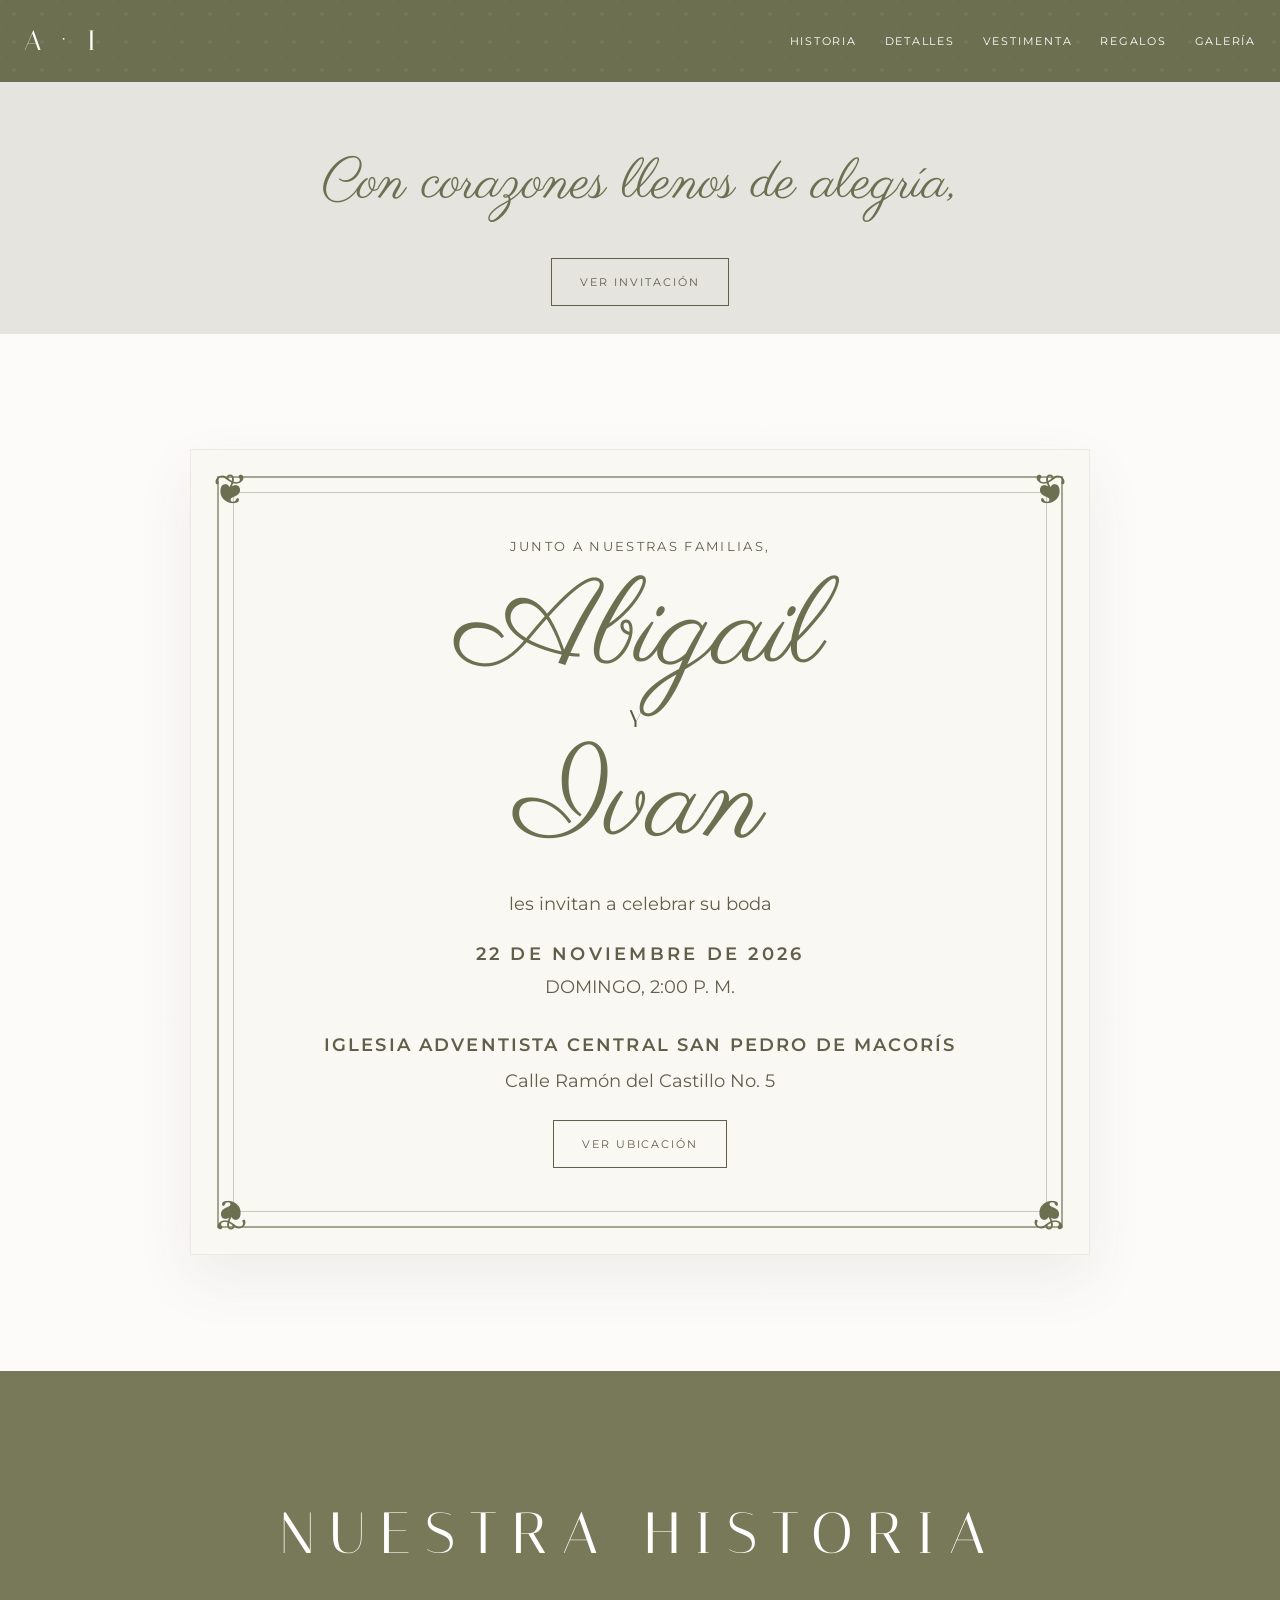
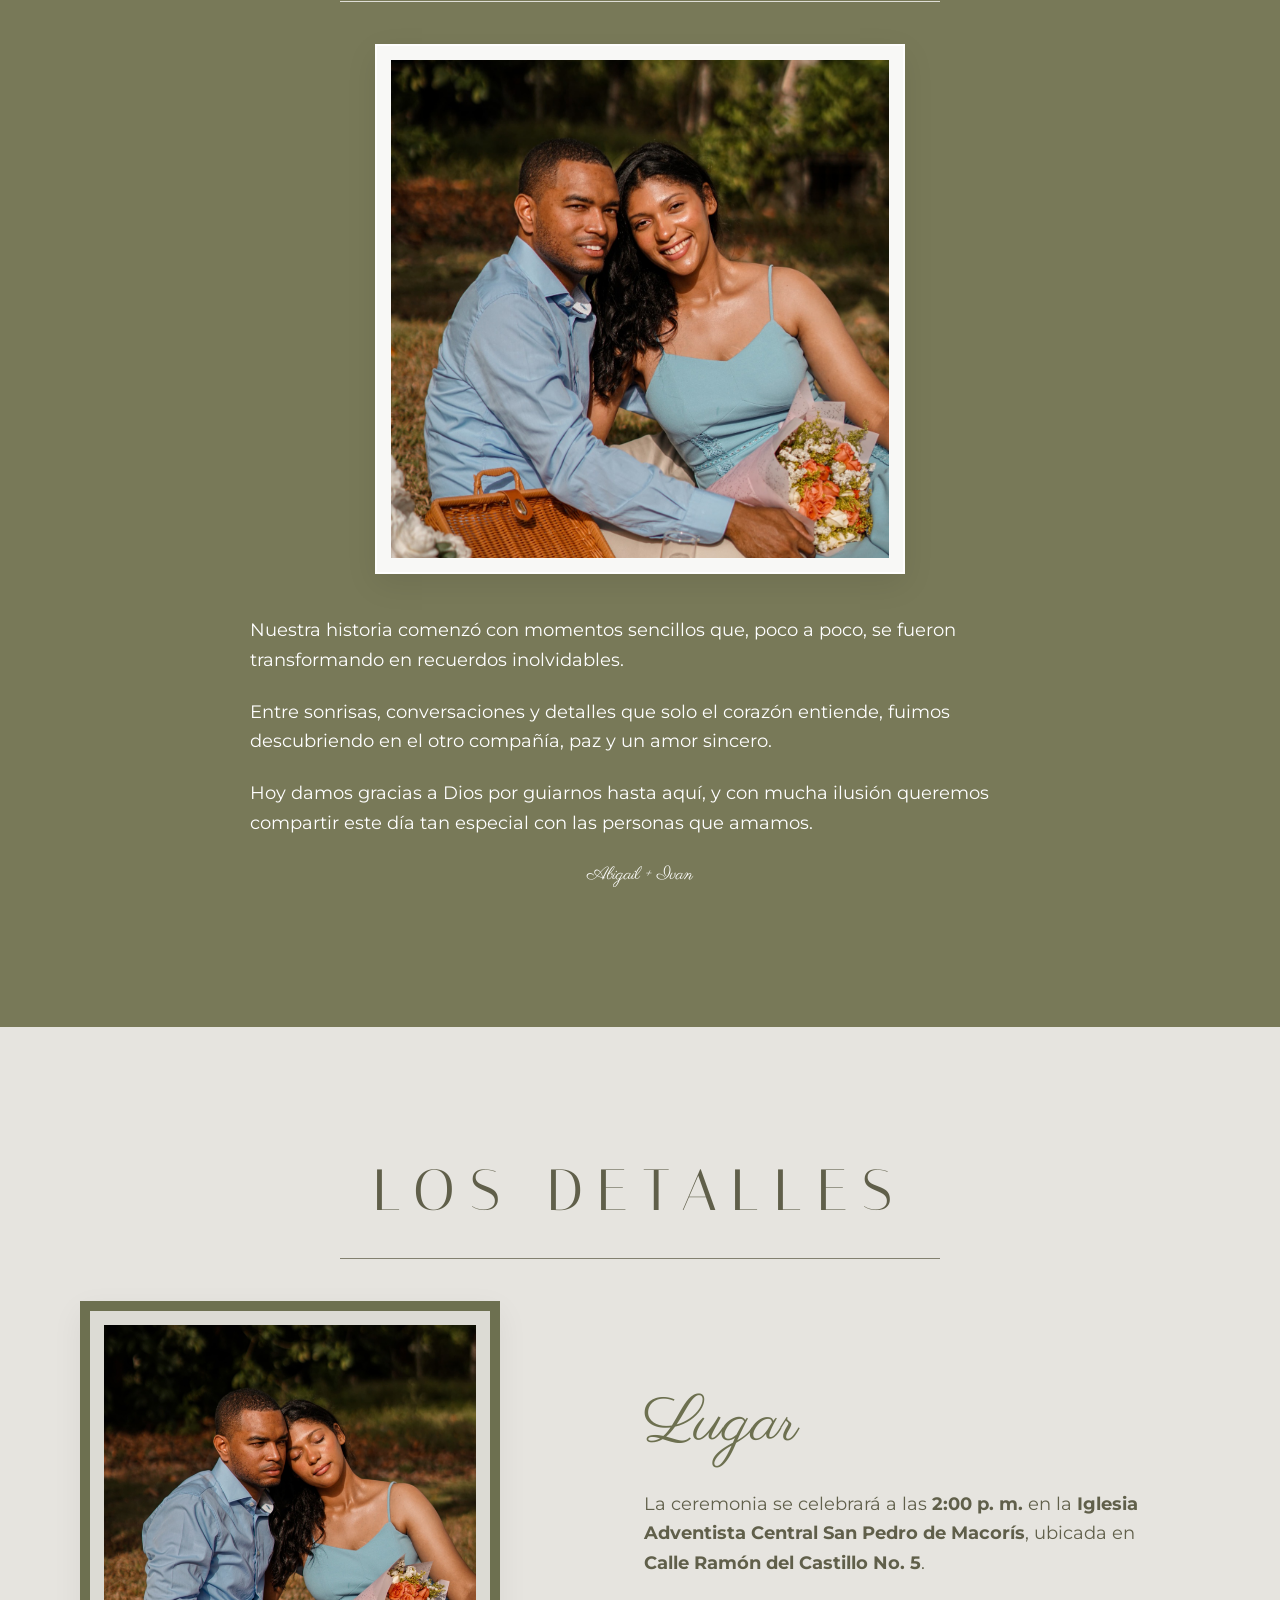
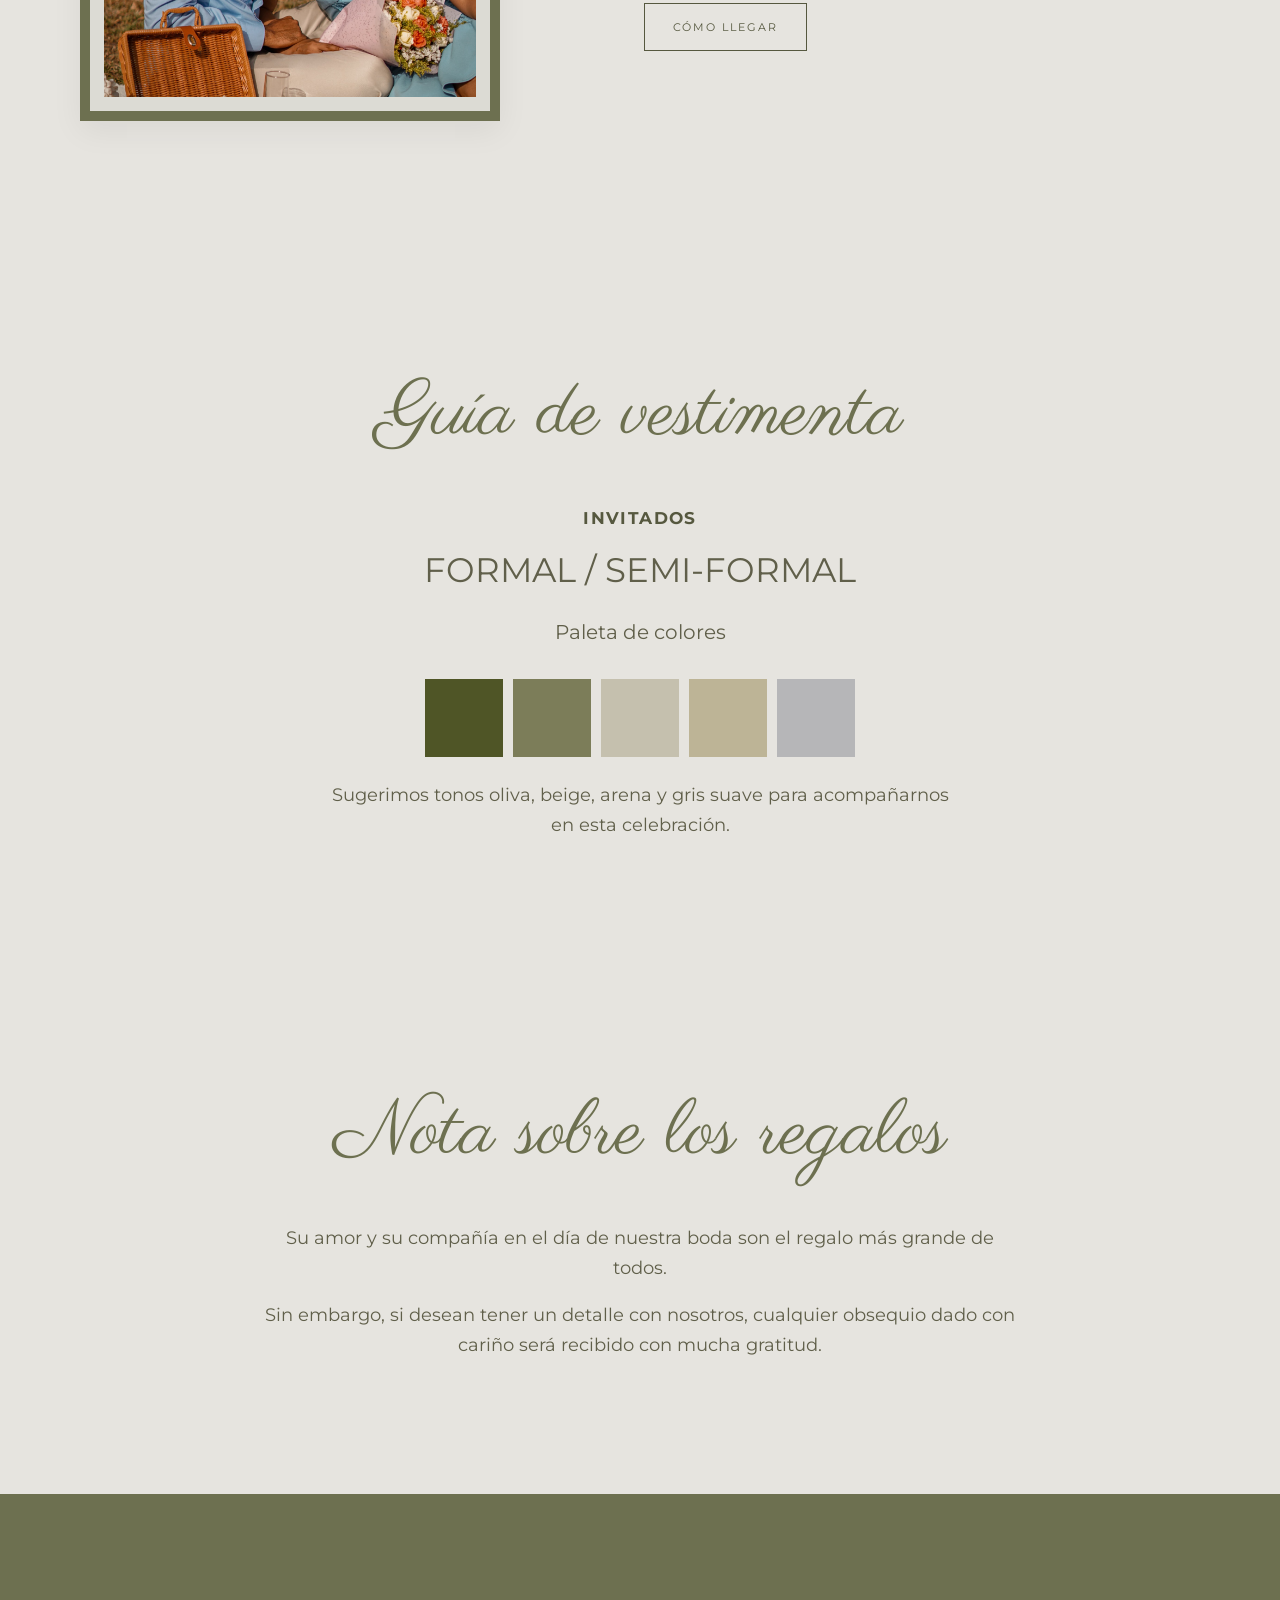
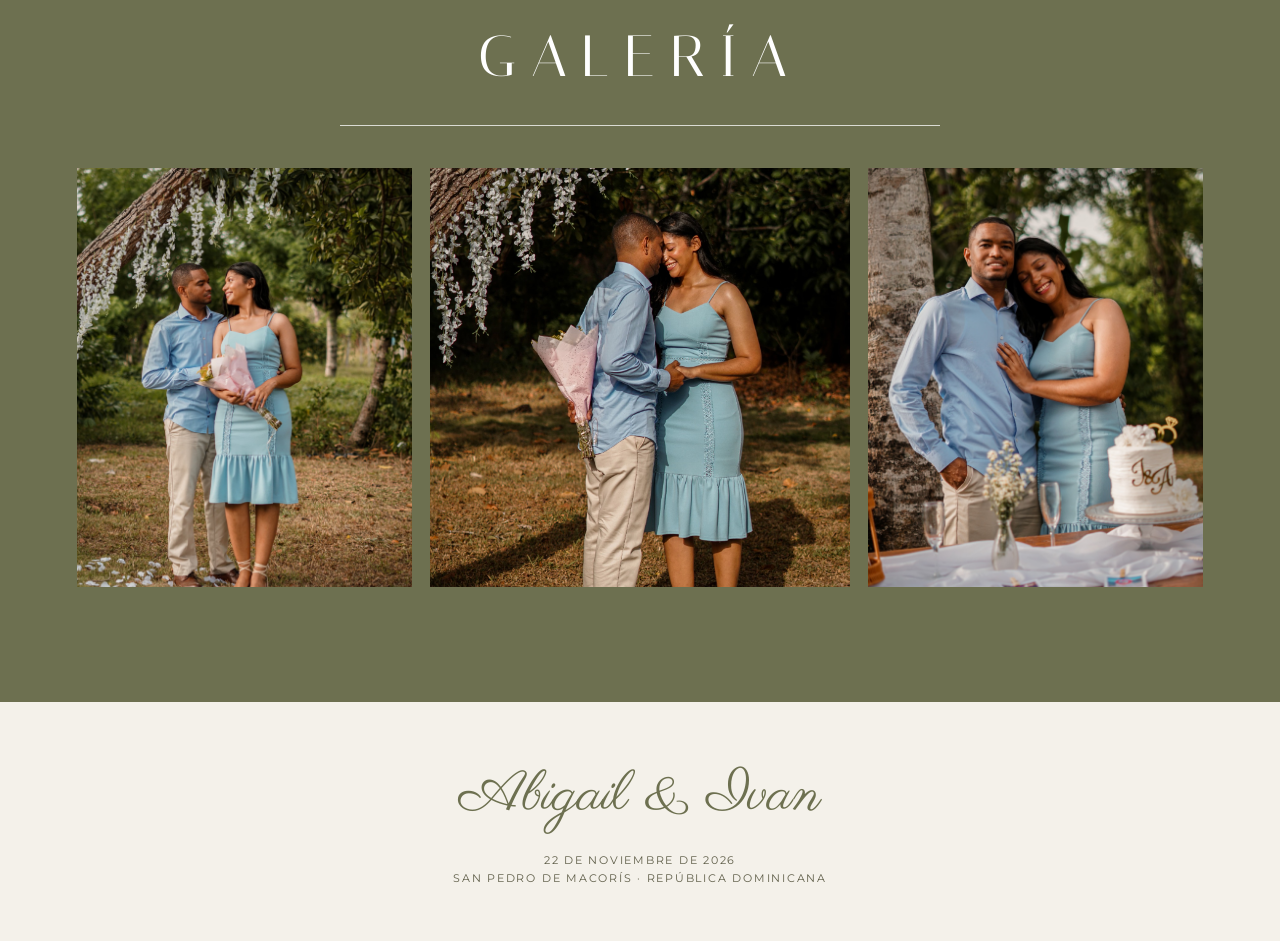
<file: index.html>
<!doctype html>
<html lang="es">
<head>
  <meta charset="UTF-8" />
  <meta name="viewport" content="width=device-width, initial-scale=1.0" />
  <meta name="description" content="Invitación de boda de Abigail e Ivan — 22 de noviembre de 2026." />
  <meta name="theme-color" content="#6d7050" />
  <title>Abigail & Ivan — 22.11.2026</title>
  <link rel="preconnect" href="https://fonts.googleapis.com">
  <link rel="preconnect" href="https://fonts.gstatic.com" crossorigin>
  <link href="https://fonts.googleapis.com/css2?family=Italiana&family=Montserrat:wght@300;400;500;600&family=Parisienne&display=swap" rel="stylesheet">
  <link rel="stylesheet" href="styles.css" />
</head>
<body>
  <header class="site-nav" id="inicio" aria-label="Navegación principal">
    <div class="nav-pattern"></div>
    <a class="nav-mark" href="#inicio">A · I</a>
    <button class="menu-toggle" aria-expanded="false" aria-label="Abrir menú">Menú</button>
    <nav class="nav-links">
      <a href="#historia">Historia</a>
      <a href="#detalles">Detalles</a>
      <a href="#vestimenta">Vestimenta</a>
      <a href="#regalos">Regalos</a>
      <a href="#galeria">Galería</a>
    </nav>
  </header>

  <main>
    <section class="opening reveal visible" aria-label="Bienvenida a la invitación">
      <p class="opening-copy">Con corazones llenos de alegría,</p>
      <a class="ghost-button" href="#invitacion">Ver invitación</a>
    </section>

    <section class="section invitation-section" id="invitacion">
      <div class="invite-card reveal">
        <span class="corner tl">❦</span>
        <span class="corner tr">❦</span>
        <span class="corner bl">❦</span>
        <span class="corner br">❦</span>

        <p class="caps-line">JUNTO A NUESTRAS FAMILIAS,</p>
        <div class="name-wrap">
          <p class="script-name">Abigail</p>
          <p class="and-word">Y</p>
          <p class="script-name">Ivan</p>
        </div>
        <p class="invite-copy">les invitan a celebrar su boda</p>

        <div class="invite-date">
          <p class="invite-date-main">22 DE NOVIEMBRE DE 2026</p>
          <p class="invite-date-sub">DOMINGO, 2:00 P. M.</p>
        </div>

        <p class="venue-name">IGLESIA ADVENTISTA CENTRAL SAN PEDRO DE MACORÍS</p>
        <p class="venue-place">Calle Ramón del Castillo No. 5</p>
        <a class="outline-button" href="https://maps.app.goo.gl/aFCGcjGTjwo8dzfy6" target="_blank" rel="noopener noreferrer">Ver ubicación</a>
      </div>
    </section>

    <section class="section story-section" id="historia">
      <div class="section-title light reveal">
        <p>NUESTRA HISTORIA</p>
        <span></span>
      </div>
      <figure class="story-photo reveal">
        <div class="lace-frame">
          <img src="assets/abigail-ivan-story.jpg" alt="Abigail e Ivan juntos" loading="lazy" />
        </div>
      </figure>
      <div class="story-text reveal delay-1">
        <p>Nuestra historia comenzó con momentos sencillos que, poco a poco, se fueron transformando en recuerdos inolvidables.</p>
        <p>Entre sonrisas, conversaciones y detalles que solo el corazón entiende, fuimos descubriendo en el otro compañía, paz y un amor sincero.</p>
        <p>Hoy damos gracias a Dios por guiarnos hasta aquí, y con mucha ilusión queremos compartir este día tan especial con las personas que amamos.</p>
        <p class="story-signature">Abigail + Ivan</p>
      </div>
    </section>

    <section class="section details-section" id="detalles">
      <div class="section-title reveal">
        <p>LOS DETALLES</p>
        <span></span>
      </div>

      <div class="detail-row reveal">
        <div class="scallop-frame">
          <img src="assets/abigail-ivan-gallery-1.jpg" alt="Abigail e Ivan en su sesión de fotos" loading="lazy" />
        </div>
        <div class="detail-copy">
          <h2>Lugar</h2>
          <p>La ceremonia se celebrará a las <strong>2:00 p. m.</strong> en la <strong>Iglesia Adventista Central San Pedro de Macorís</strong>, ubicada en <strong>Calle Ramón del Castillo No. 5</strong>.</p>
          <a class="outline-button" href="https://maps.app.goo.gl/aFCGcjGTjwo8dzfy6" target="_blank" rel="noopener noreferrer">Cómo llegar</a>
        </div>
      </div>
    </section>

    <section class="section attire-section" id="vestimenta">
      <div class="section-script reveal">Guía de vestimenta</div>
      <div class="attire-inner reveal delay-1">
        <p class="attire-label">INVITADOS</p>
        <p class="attire-type">FORMAL / SEMI-FORMAL</p>
        <p class="attire-subtitle">Paleta de colores</p>
        <div class="palette" aria-label="Paleta de colores sugerida">
          <span style="--swatch:#4f5526"></span>
          <span style="--swatch:#7c7d59"></span>
          <span style="--swatch:#c5c0ae"></span>
          <span style="--swatch:#bdb496"></span>
          <span style="--swatch:#b6b6b8"></span>
        </div>
        <p class="attire-note">Sugerimos tonos oliva, beige, arena y gris suave para acompañarnos en esta celebración.</p>
      </div>
    </section>

    <section class="section gift-section" id="regalos">
      <div class="gift-inner reveal">
        <div class="section-script">Nota sobre los regalos</div>
        <p>Su amor y su compañía en el día de nuestra boda son el regalo más grande de todos.</p>
        <p>Sin embargo, si desean tener un detalle con nosotros, cualquier obsequio dado con cariño será recibido con mucha gratitud.</p>
      </div>
    </section>

    <section class="section gallery-section" id="galeria">
      <div class="section-title reveal">
        <p>GALERÍA</p>
        <span></span>
      </div>
      <div class="gallery-grid">
        <figure class="gallery-card reveal"><img src="assets/abigail-ivan-hero.jpg" alt="Abigail e Ivan" loading="lazy" /></figure>
        <figure class="gallery-card wide reveal delay-1"><img src="assets/abigail-ivan-photo-break.jpg" alt="Abigail e Ivan sonriendo juntos" loading="lazy" /></figure>
        <figure class="gallery-card reveal delay-2"><img src="assets/abigail-ivan-gallery-2.jpg" alt="Abigail e Ivan durante su sesión" loading="lazy" /></figure>
      </div>
    </section>
  </main>

  <footer class="site-footer">
    <p class="footer-script">Abigail & Ivan</p>
    <p>22 DE NOVIEMBRE DE 2026</p>
    <p>San Pedro de Macorís · República Dominicana</p>
  </footer>

  <script src="script.js"></script>
</body>
</html>
</file>
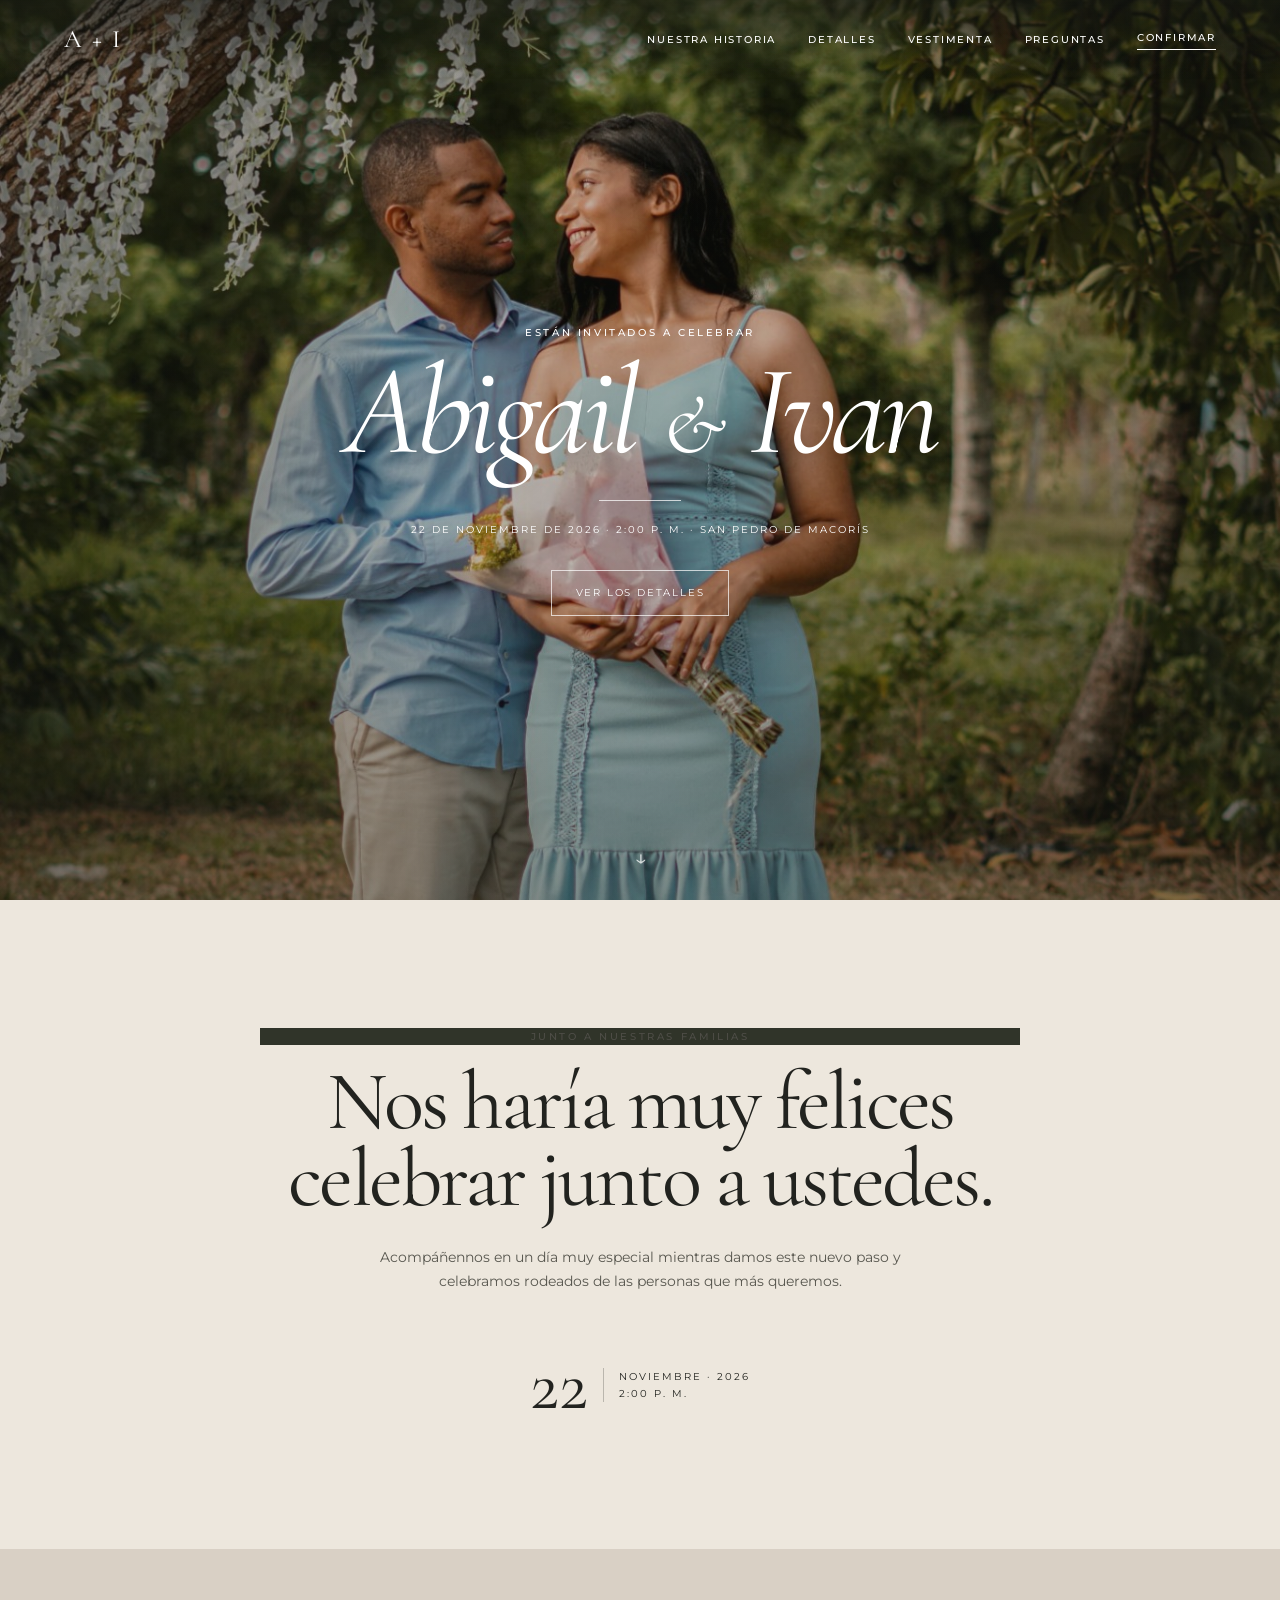
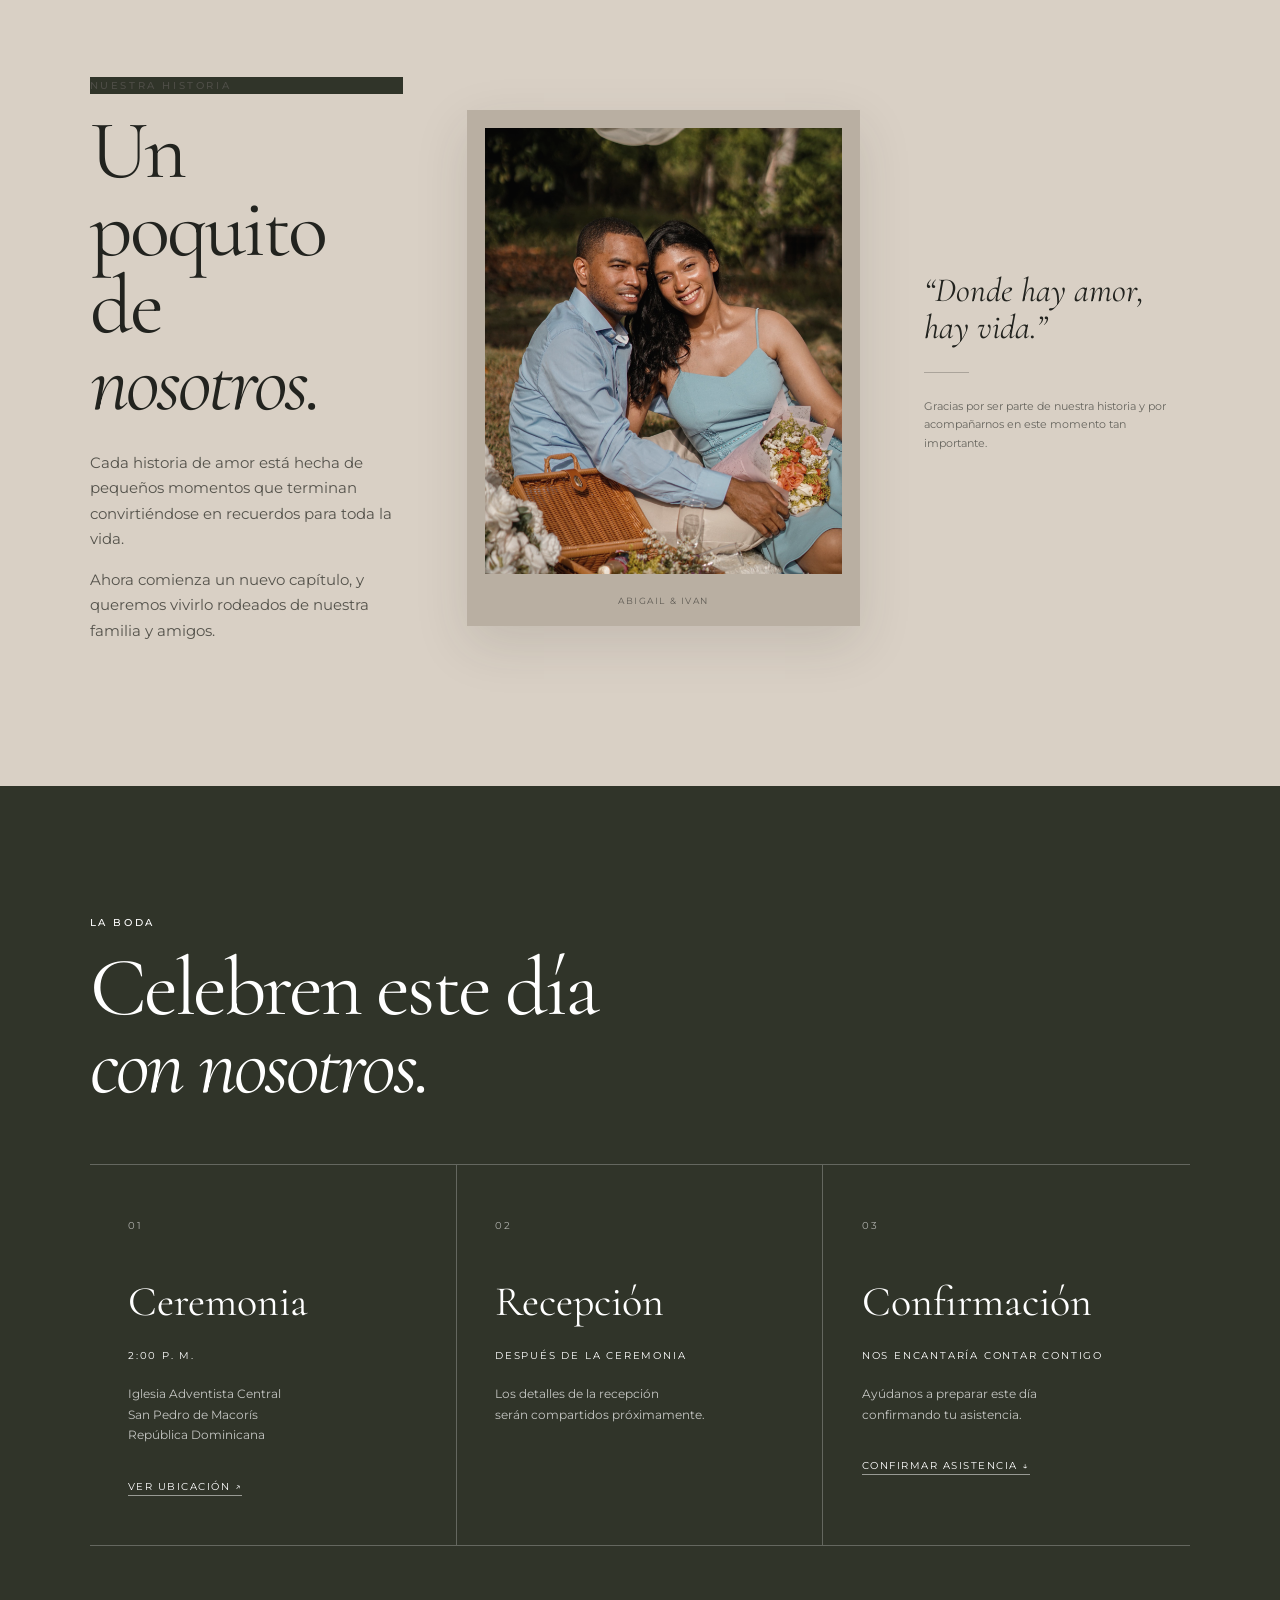
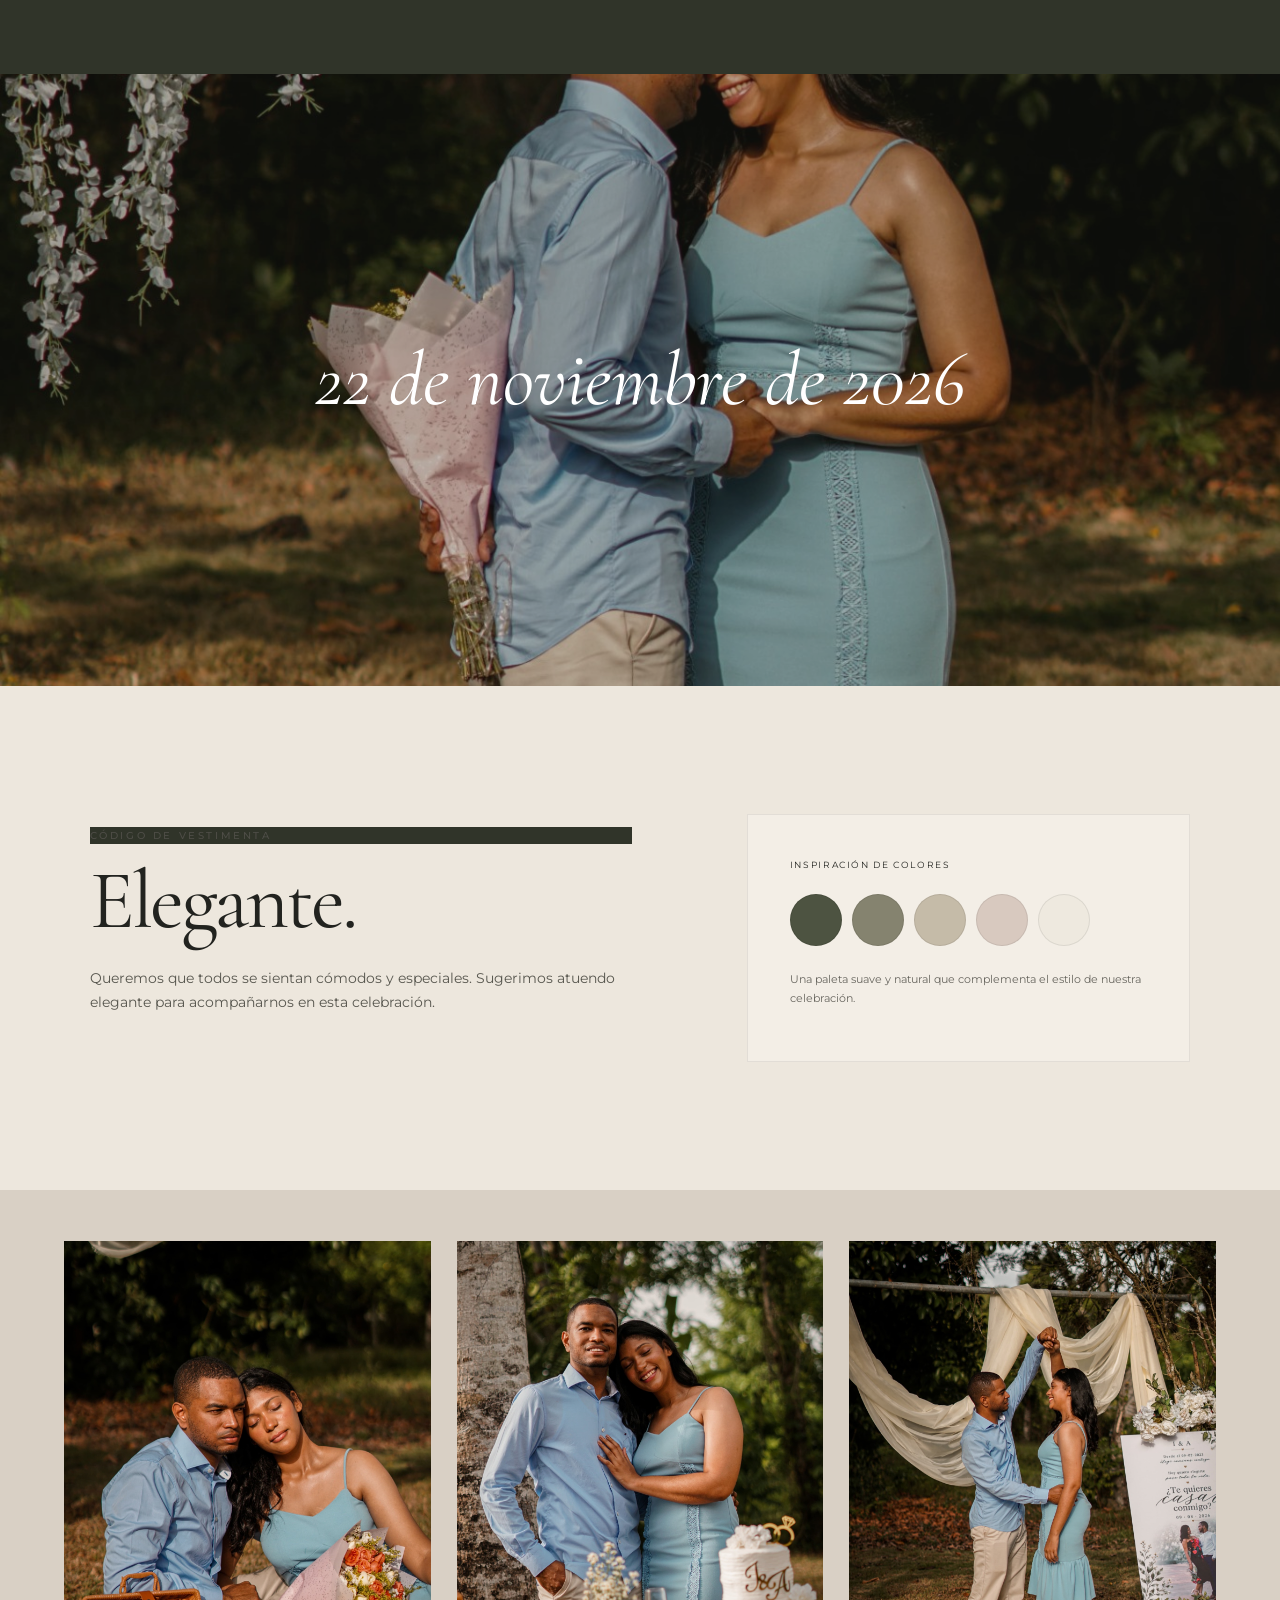
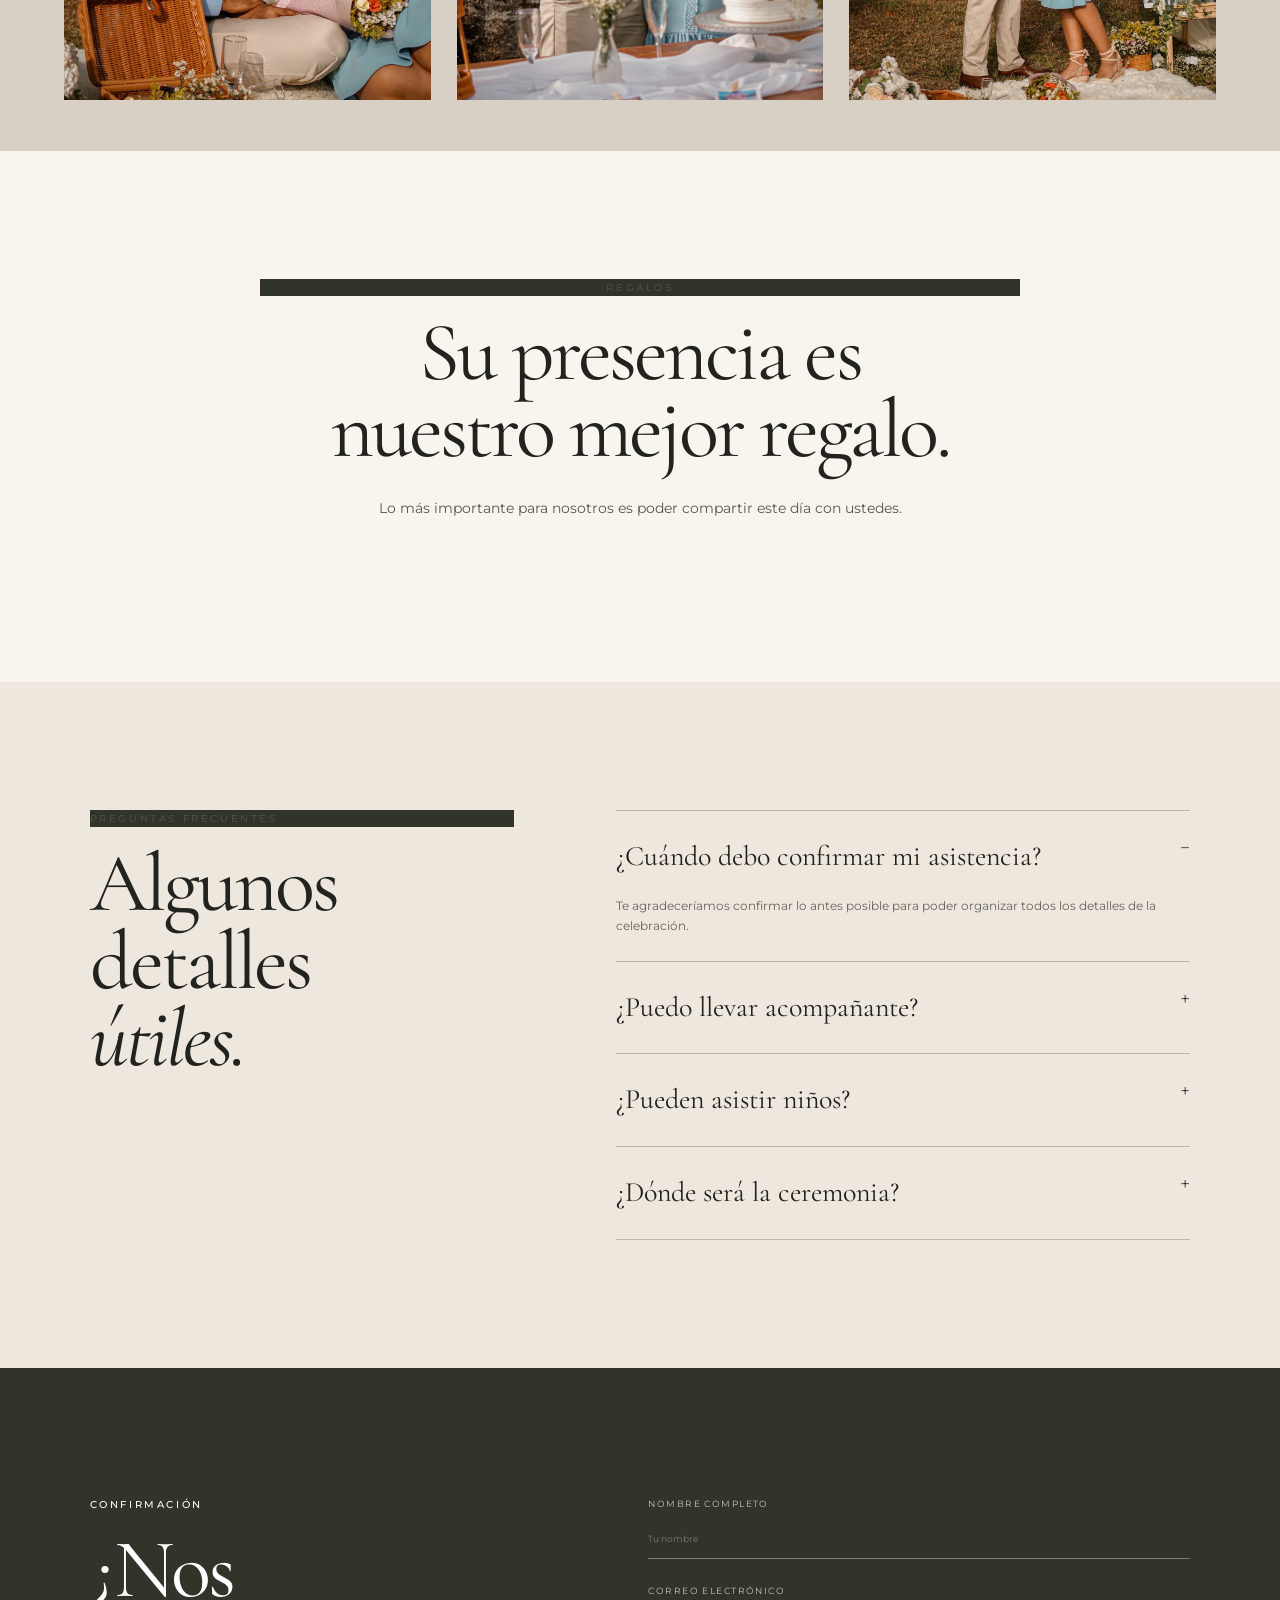
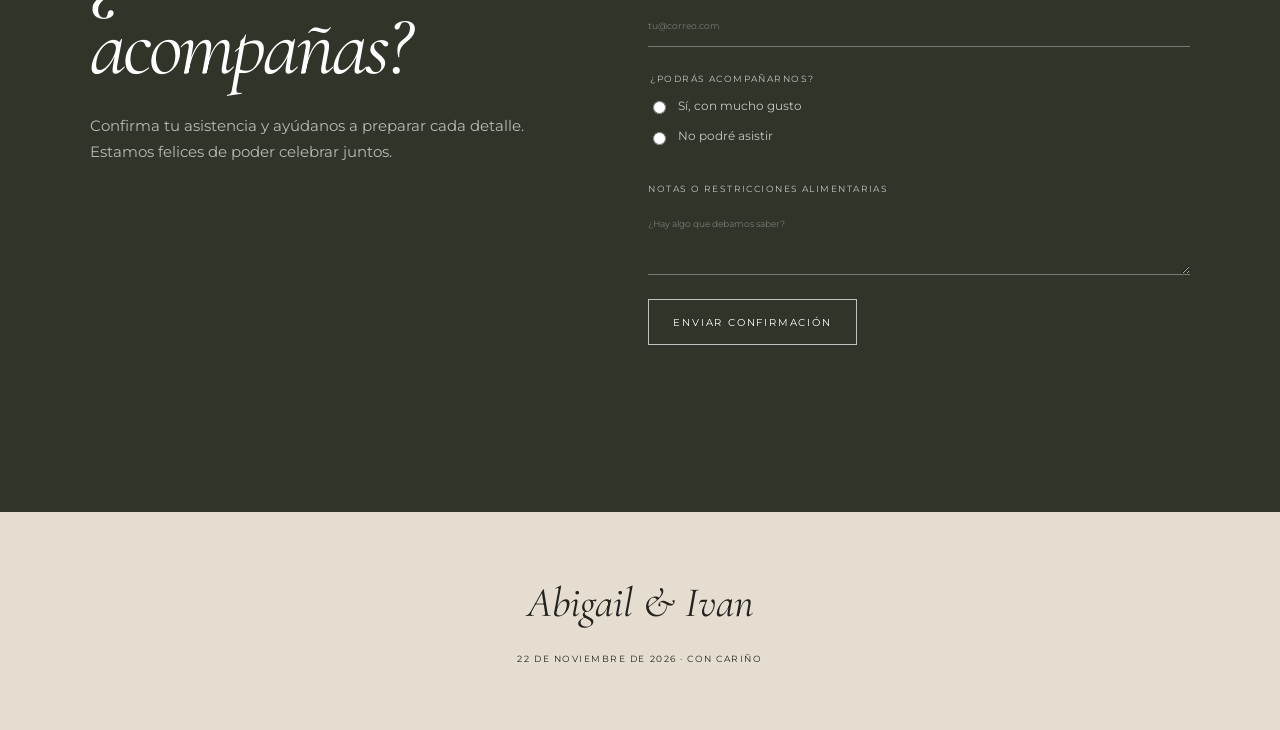
<file: abigail-ivan-wedding-site-vercel/index.html>
<!doctype html>
<html lang="es">
<head>
  <meta charset="UTF-8" />
  <meta name="viewport" content="width=device-width, initial-scale=1.0" />
  <meta name="description" content="Invitación de boda de Abigail e Ivan." />
  <title>Abigail & Ivan — Nuestra Boda</title>
  <link rel="preconnect" href="https://fonts.googleapis.com">
  <link rel="preconnect" href="https://fonts.gstatic.com" crossorigin>
  <link href="https://fonts.googleapis.com/css2?family=Cormorant+Garamond:ital,wght@0,400;0,500;0,600;1,400;1,500&family=Montserrat:wght@300;400;500;600&display=swap" rel="stylesheet">
  <link rel="stylesheet" href="styles.css" />
</head>
<body>
  <header class="site-header" id="inicio">
    <a class="brand" href="#inicio">A + I</a>
    <button class="menu-toggle" aria-label="Abrir menú" aria-expanded="false">Menú</button>
    <nav class="nav" aria-label="Navegación principal">
      <a href="#historia">Nuestra historia</a>
      <a href="#detalles">Detalles</a>
      <a href="#vestimenta">Vestimenta</a>
      <a href="#preguntas">Preguntas</a>
      <a class="nav-rsvp" href="#confirmar">Confirmar</a>
    </nav>
  </header>

  <main>
    <section class="hero" aria-label="Invitación de boda">
      <div class="hero-overlay"></div>
      <div class="hero-content reveal">
        <p class="eyebrow">ESTÁN INVITADOS A CELEBRAR</p>
        <h1>Abigail <span>&</span> Ivan</h1>
        <div class="hero-rule"></div>
        <p class="hero-date">22 DE NOVIEMBRE DE 2026 · 2:00 P. M. · SAN PEDRO DE MACORÍS</p>
        <a class="outline-button light" href="#detalles">Ver los detalles</a>
      </div>
      <a class="scroll-cue" href="#bienvenida" aria-label="Bajar a la invitación">↓</a>
    </section>

    <section class="welcome section cream" id="bienvenida">
      <div class="narrow reveal">
        <p class="eyebrow dark">JUNTO A NUESTRAS FAMILIAS</p>
        <h2 class="display-heading">Nos haría muy felices<br>celebrar junto a ustedes.</h2>
        <p class="body-copy">Acompáñennos en un día muy especial mientras damos este nuevo paso y celebramos rodeados de las personas que más queremos.</p>
        <div class="date-lockup">
          <span>22</span>
          <div>
            <p>NOVIEMBRE · 2026</p>
            <p>2:00 P. M.</p>
          </div>
        </div>
      </div>
    </section>

    <section class="story section" id="historia">
      <div class="story-grid">
        <div class="story-copy reveal">
          <p class="eyebrow dark">NUESTRA HISTORIA</p>
          <h2 class="display-heading">Un poquito de<br><em>nosotros.</em></h2>
          <p>Cada historia de amor está hecha de pequeños momentos que terminan convirtiéndose en recuerdos para toda la vida.</p>
          <p>Ahora comienza un nuevo capítulo, y queremos vivirlo rodeados de nuestra familia y amigos.</p>
        </div>
        <div class="photo-frame reveal delay-1">
          <img src="assets/abigail-ivan-story.jpg" alt="Abigail e Ivan juntos" />
          <span class="photo-note">ABIGAIL & IVAN</span>
        </div>
        <div class="story-side reveal delay-2">
          <p class="script-note">“Donde hay amor,<br>hay vida.”</p>
          <span class="tiny-rule"></span>
          <p class="small-copy">Gracias por ser parte de nuestra historia y por acompañarnos en este momento tan importante.</p>
        </div>
      </div>
    </section>

    <section class="details section dark" id="detalles">
      <div class="details-heading reveal">
        <p class="eyebrow light-text">LA BODA</p>
        <h2 class="display-heading light-text">Celebren este día<br><em>con nosotros.</em></h2>
      </div>
      <div class="event-grid">
        <article class="event-card reveal">
          <p class="card-number">01</p>
          <h3>Ceremonia</h3>
          <p class="event-time">2:00 P. M.</p>
          <p>Iglesia Adventista Central<br>San Pedro de Macorís<br>República Dominicana</p>
          <a href="https://www.google.com/maps/search/?api=1&query=Iglesia+Adventista+Central+San+Pedro+de+Macoris" target="_blank" rel="noopener noreferrer" aria-label="Abrir ubicación de la ceremonia en el mapa">Ver ubicación ↗</a>
        </article>
        <article class="event-card reveal delay-1">
          <p class="card-number">02</p>
          <h3>Recepción</h3>
          <p class="event-time">DESPUÉS DE LA CEREMONIA</p>
          <p>Los detalles de la recepción<br>serán compartidos próximamente.</p>
        </article>
        <article class="event-card reveal delay-2">
          <p class="card-number">03</p>
          <h3>Confirmación</h3>
          <p class="event-time">NOS ENCANTARÍA CONTAR CONTIGO</p>
          <p>Ayúdanos a preparar este día<br>confirmando tu asistencia.</p>
          <a href="#confirmar">Confirmar asistencia ↓</a>
        </article>
      </div>
    </section>

    <section class="photo-break" aria-label="Fotografía de Abigail e Ivan">
      <div class="photo-break-overlay"></div>
      <p class="reveal">22 de noviembre de 2026</p>
    </section>

    <section class="dress section cream" id="vestimenta">
      <div class="dress-grid">
        <div class="reveal">
          <p class="eyebrow dark">CÓDIGO DE VESTIMENTA</p>
          <h2 class="display-heading">Elegante.</h2>
          <p class="body-copy left">Queremos que todos se sientan cómodos y especiales. Sugerimos atuendo elegante para acompañarnos en esta celebración.</p>
        </div>
        <div class="palette-panel reveal delay-1">
          <p class="palette-label">INSPIRACIÓN DE COLORES</p>
          <div class="swatches" aria-label="Paleta de colores de la boda">
            <span style="--swatch:#4d5341"></span>
            <span style="--swatch:#85836f"></span>
            <span style="--swatch:#c5bba8"></span>
            <span style="--swatch:#d8c9bf"></span>
            <span style="--swatch:#eee9df"></span>
          </div>
          <p class="small-copy">Una paleta suave y natural que complementa el estilo de nuestra celebración.</p>
        </div>
      </div>
    </section>

    <section class="gallery-section" aria-label="Galería de Abigail e Ivan">
      <div class="gallery-grid">
        <figure class="gallery-photo reveal">
          <img src="assets/abigail-ivan-gallery-1.jpg" alt="Abigail e Ivan compartiendo un momento juntos" />
        </figure>
        <figure class="gallery-photo gallery-photo-tall reveal delay-1">
          <img src="assets/abigail-ivan-gallery-2.jpg" alt="Abigail e Ivan celebrando juntos" />
        </figure>
        <figure class="gallery-photo reveal delay-2">
          <img src="assets/abigail-ivan-gallery-3.jpg" alt="Abigail e Ivan durante su sesión de fotos" />
        </figure>
      </div>
    </section>

    <section class="registry section" id="regalos">
      <div class="registry-inner reveal">
        <p class="eyebrow dark">REGALOS</p>
        <h2 class="display-heading">Su presencia es<br>nuestro mejor regalo.</h2>
        <p class="body-copy">Lo más importante para nosotros es poder compartir este día con ustedes.</p>
      </div>
    </section>

    <section class="faq section cream" id="preguntas">
      <div class="faq-grid">
        <div class="reveal">
          <p class="eyebrow dark">PREGUNTAS FRECUENTES</p>
          <h2 class="display-heading">Algunos detalles<br><em>útiles.</em></h2>
        </div>
        <div class="accordion reveal delay-1">
          <details open>
            <summary>¿Cuándo debo confirmar mi asistencia?</summary>
            <p>Te agradeceríamos confirmar lo antes posible para poder organizar todos los detalles de la celebración.</p>
          </details>
          <details>
            <summary>¿Puedo llevar acompañante?</summary>
            <p>Si tienes alguna duda sobre tu invitación o acompañante, puedes comunicarte directamente con nosotros.</p>
          </details>
          <details>
            <summary>¿Pueden asistir niños?</summary>
            <p>Si tienes preguntas sobre los invitados incluidos en tu invitación, no dudes en consultarnos.</p>
          </details>
          <details>
            <summary>¿Dónde será la ceremonia?</summary>
            <p>La ceremonia será en la Iglesia Adventista Central de San Pedro de Macorís a las 2:00 p. m.</p>
          </details>
        </div>
      </div>
    </section>

    <section class="rsvp section dark" id="confirmar">
      <div class="rsvp-layout">
        <div class="reveal">
          <p class="eyebrow light-text">CONFIRMACIÓN</p>
          <h2 class="display-heading light-text">¿Nos<br><em>acompañas?</em></h2>
          <p class="light-copy">Confirma tu asistencia y ayúdanos a preparar cada detalle. Estamos felices de poder celebrar juntos.</p>
        </div>
        <form class="rsvp-form reveal delay-1" id="rsvp-form">
          <label>
            Nombre completo
            <input type="text" name="name" placeholder="Tu nombre" required />
          </label>
          <label>
            Correo electrónico
            <input type="email" name="email" placeholder="tu@correo.com" required />
          </label>
          <fieldset>
            <legend>¿Podrás acompañarnos?</legend>
            <label class="radio"><input type="radio" name="attending" value="yes" required /> Sí, con mucho gusto</label>
            <label class="radio"><input type="radio" name="attending" value="no" /> No podré asistir</label>
          </fieldset>
          <label>
            Notas o restricciones alimentarias
            <textarea name="notes" rows="3" placeholder="¿Hay algo que debamos saber?"></textarea>
          </label>
          <button class="outline-button light submit" type="submit">Enviar confirmación</button>
          <p class="form-status" aria-live="polite"></p>
        </form>
      </div>
    </section>
  </main>

  <footer class="footer">
    <p class="footer-script">Abigail & Ivan</p>
    <p>22 DE NOVIEMBRE DE 2026 · CON CARIÑO</p>
  </footer>

  <script src="script.js"></script>
</body>
</html>
</file>
<file: styles.css>
:root {
  --olive: #6d7050;
  --olive-dark: #56583f;
  --olive-soft: #787958;
  --paper: #f4f1ea;
  --mist: #e6e4df;
  --ink: #605f4a;
  --white: #ffffff;
  --line: rgba(96, 95, 74, 0.45);
}

* { box-sizing: border-box; }
html { scroll-behavior: smooth; }
body {
  margin: 0;
  background: var(--mist);
  color: var(--ink);
  font-family: "Montserrat", sans-serif;
  line-height: 1.65;
}
img { display: block; width: 100%; }
a { color: inherit; text-decoration: none; }
button { font: inherit; }

.site-nav {
  position: sticky;
  top: 0;
  z-index: 20;
  display: flex;
  align-items: center;
  justify-content: space-between;
  gap: 20px;
  padding: 18px 24px;
  color: var(--white);
  background: var(--olive);
  overflow: hidden;
}
.site-nav.scrolled { box-shadow: 0 10px 30px rgba(0,0,0,.12); }
.nav-pattern {
  position: absolute;
  inset: 0;
  opacity: .18;
  background-image:
    radial-gradient(circle at 14px 14px, rgba(255,255,255,.25) 2px, transparent 2px),
    radial-gradient(circle at 0 0, rgba(255,255,255,.14) 2px, transparent 2px);
  background-size: 28px 28px;
}
.nav-mark, .menu-toggle, .nav-links { position: relative; z-index: 1; }
.nav-mark {
  font-family: "Italiana", serif;
  font-size: 28px;
  letter-spacing: .24em;
  white-space: nowrap;
}
.menu-toggle {
  display: none;
  background: none;
  border: 0;
  color: inherit;
  text-transform: uppercase;
  letter-spacing: .18em;
  font-size: 11px;
}
.nav-links {
  display: flex;
  align-items: center;
  gap: 28px;
}
.nav-links a {
  font-size: 11px;
  text-transform: uppercase;
  letter-spacing: .16em;
}

.opening {
  min-height: 28vh;
  display: grid;
  place-items: center;
  padding: 54px 24px 26px;
  text-align: center;
  background: var(--mist);
}
.opening-copy {
  margin: 0;
  color: var(--olive);
  font-family: "Parisienne", cursive;
  font-size: clamp(34px, 5vw, 56px);
}
.ghost-button,
.outline-button {
  display: inline-flex;
  align-items: center;
  justify-content: center;
  min-height: 48px;
  padding: 0 28px;
  margin-top: 24px;
  border: 1px solid currentColor;
  text-transform: uppercase;
  letter-spacing: .18em;
  font-size: 11px;
  transition: .2s ease;
}
.outline-button:hover,
.ghost-button:hover {
  background: var(--olive-dark);
  color: var(--white);
}

.section { padding: clamp(72px, 9vw, 120px) clamp(24px, 6vw, 80px); }

.invitation-section {
  background:
    linear-gradient(rgba(255,255,255,.7), rgba(255,255,255,.7)),
    var(--paper);
}
.invite-card {
  position: relative;
  max-width: 900px;
  margin: 0 auto;
  padding: clamp(54px, 7vw, 86px) clamp(34px, 6vw, 70px);
  background: rgba(250, 248, 243, .95);
  text-align: center;
  box-shadow: 0 24px 55px rgba(87, 82, 64, .08);
  border: 1px solid rgba(96,95,74,.1);
}
.invite-card::before,
.invite-card::after {
  content: "";
  position: absolute;
  inset: 26px;
  border: 2px solid rgba(109,112,80,.6);
  pointer-events: none;
}
.invite-card::after {
  inset: 42px;
  border-width: 1px;
  border-color: rgba(109,112,80,.35);
}
.corner {
  position: absolute;
  font-size: 42px;
  color: var(--olive);
  line-height: 1;
}
.tl { top: 18px; left: 22px; }
.tr { top: 18px; right: 22px; transform: scaleX(-1); }
.bl { bottom: 18px; left: 22px; transform: rotate(180deg); }
.br { bottom: 18px; right: 22px; transform: rotate(180deg) scaleX(-1); }
.caps-line,
.invite-date-main,
.venue-name,
.attire-label,
.site-footer p:not(.footer-script) {
  text-transform: uppercase;
}
.caps-line {
  margin: 0 0 20px;
  letter-spacing: .18em;
  font-size: 13px;
}
.script-name,
.section-script,
.story-signature,
.footer-script {
  font-family: "Parisienne", cursive;
}
.script-name {
  margin: 0;
  font-size: clamp(72px, 11vw, 122px);
  line-height: .92;
  color: var(--olive);
}
.and-word {
  margin: 10px 0;
  font-family: "Italiana", serif;
  font-size: 24px;
  letter-spacing: .4em;
  color: var(--olive-dark);
}
.invite-copy,
.venue-place,
.detail-copy p,
.story-text p,
.gift-inner p,
.attire-note {
  font-size: 18px;
}
.invite-copy {
  margin: 28px auto 20px;
  max-width: 520px;
}
.invite-date-main {
  margin: 0;
  font-size: 18px;
  letter-spacing: .18em;
  font-weight: 600;
}
.invite-date-sub {
  margin: 4px 0 28px;
  font-size: 18px;
}
.venue-name {
  margin: 0;
  font-size: 18px;
  letter-spacing: .12em;
  font-weight: 600;
  max-width: 700px;
  margin-inline: auto;
}
.venue-place { margin: 6px 0 0; }

.story-section {
  background: var(--olive-soft);
  color: var(--white);
}
.section-title {
  max-width: 1040px;
  margin: 0 auto 42px;
  text-align: center;
}
.section-title p {
  margin: 0;
  font-family: "Italiana", serif;
  font-size: clamp(36px, 5vw, 58px);
  letter-spacing: .26em;
}
.section-title span {
  display: block;
  width: min(600px, 100%);
  height: 1px;
  margin: 20px auto 0;
  background: currentColor;
  opacity: .75;
}
.story-photo,
.story-text {
  max-width: 780px;
  margin: 0 auto;
}
.lace-frame {
  max-width: 530px;
  margin: 0 auto 42px;
  padding: 14px;
  background: rgba(255,255,255,.95);
  border: 2px solid rgba(255,255,255,.9);
  box-shadow: 0 10px 30px rgba(0,0,0,.08);
}
.story-photo img {
  aspect-ratio: 1 / 1;
  object-fit: cover;
  object-position: center 38%;
}
.story-text p { margin: 0 0 22px; }
.story-signature {
  margin-top: 40px;
  text-align: center;
  font-size: 60px;
}

.details-section { background: var(--mist); }
.detail-row {
  max-width: 1120px;
  margin: 0 auto;
  display: grid;
  grid-template-columns: .95fr 1.05fr;
  gap: clamp(24px, 6vw, 60px);
  align-items: center;
}
.scallop-frame {
  max-width: 420px;
  padding: 14px;
  background: rgba(109,112,80,.08);
  border: 10px solid var(--olive);
  box-shadow: 0 10px 30px rgba(0,0,0,.06);
}
.scallop-frame img {
  aspect-ratio: 1 / 1;
  object-fit: cover;
}
.detail-copy h2 {
  margin: 0 0 12px;
  font-family: "Parisienne", cursive;
  font-size: 64px;
  font-weight: 400;
  color: var(--olive);
}
.detail-copy p { margin: 0; max-width: 510px; }
.detail-copy .outline-button { color: var(--olive-dark); }

.attire-section,
.gift-section { background: var(--mist); text-align: center; }
.section-script {
  font-size: clamp(50px, 6vw, 78px);
  color: var(--olive);
  margin-bottom: 26px;
  text-align: center;
}
.attire-inner,
.gift-inner {
  max-width: 760px;
  margin: 0 auto;
}
.attire-label {
  margin: 0;
  font-size: 17px;
  letter-spacing: .08em;
  font-weight: 700;
  color: var(--olive-dark);
}
.attire-type,
.attire-subtitle {
  margin: 10px 0 0;
  font-size: clamp(22px, 3vw, 34px);
}
.attire-subtitle {
  margin-top: 18px;
  font-size: 20px;
}
.palette {
  display: grid;
  grid-template-columns: repeat(5, 1fr);
  gap: 10px;
  max-width: 430px;
  margin: 30px auto 24px;
}
.palette span {
  display: block;
  aspect-ratio: 1 / 1;
  background: var(--swatch);
}
.attire-note { max-width: 620px; margin: 0 auto; }

.gallery-section {
  background: var(--olive);
  color: var(--white);
}
.gallery-grid {
  max-width: 1180px;
  margin: 0 auto;
  display: grid;
  grid-template-columns: 1fr 1.25fr 1fr;
  gap: 18px;
}
.gallery-card {
  margin: 0;
  background: rgba(255,255,255,.1);
  overflow: hidden;
}
.gallery-card img {
  width: 100%;
  height: 100%;
  min-height: 260px;
  aspect-ratio: 4 / 5;
  object-fit: cover;
}
.gallery-card:nth-child(1) img { object-position: center 38%; }
.gallery-card:nth-child(2) img { object-position: center 42%; }
.gallery-card:nth-child(3) img { object-position: center 40%; }
.gallery-card.wide img { aspect-ratio: 5 / 5; }

.site-footer {
  padding: 48px 24px 54px;
  text-align: center;
  background: var(--paper);
}
.footer-script {
  margin: 0 0 8px;
  font-size: 56px;
  color: var(--olive);
}
.site-footer p:not(.footer-script) {
  margin: 0;
  font-size: 11px;
  letter-spacing: .16em;
}

.reveal {
  opacity: 0;
  transform: translateY(24px);
  transition: opacity .8s ease, transform .8s ease;
}
.reveal.visible {
  opacity: 1;
  transform: translateY(0);
}
.delay-1 { transition-delay: .12s; }
.delay-2 { transition-delay: .22s; }

@media (max-width: 900px) {
  .menu-toggle { display: inline-flex; cursor: pointer; }
  .nav-links {
    position: absolute;
    top: 100%;
    left: 0;
    right: 0;
    display: none;
    flex-direction: column;
    align-items: flex-start;
    gap: 0;
    padding: 12px 24px 20px;
    background: rgba(109,112,80,.98);
  }
  .nav-links.open { display: flex; }
  .nav-links a {
    width: 100%;
    padding: 12px 0;
    border-bottom: 1px solid rgba(255,255,255,.16);
  }
  .detail-row,
  .gallery-grid { grid-template-columns: 1fr; }
  .detail-copy,
  .detail-copy p,
  .scallop-frame {
    margin-inline: auto;
    text-align: center;
  }
  .gallery-card img,
  .gallery-card.wide img { aspect-ratio: 4 / 5; }
}

@media (max-width: 620px) {
  .site-nav { padding-inline: 16px; }
  .nav-mark { font-size: 22px; }
  .section { padding-inline: 20px; }
  .script-name { font-size: 68px; }
  .detail-copy h2,
  .section-script,
  .story-signature { font-size: 44px; }
  .invite-copy,
  .venue-place,
  .detail-copy p,
  .story-text p,
  .gift-inner p,
  .attire-note { font-size: 16px; }
  .palette { max-width: 320px; }
  .invite-card::before { inset: 18px; }
  .invite-card::after { inset: 34px; }
}
</file>
<file: abigail-ivan-wedding-site-vercel/styles.css>
:root {
  --olive: #303429;
  --olive-2: #424638;
  --cream: #ede7dd;
  --paper: #f7f4ee;
  --taupe: #cfc5b8;
  --ink: #22231f;
  --muted: #6f6d65;
  --line: rgba(34, 35, 31, 0.25);
  --light-line: rgba(255,255,255,.25);
}

* { box-sizing: border-box; }
html { scroll-behavior: smooth; }
body {
  margin: 0;
  color: var(--ink);
  background: var(--paper);
  font-family: "Montserrat", sans-serif;
  font-size: 15px;
  line-height: 1.7;
}

img { display: block; width: 100%; }
a { color: inherit; text-decoration: none; }
button, input, textarea { font: inherit; }

.site-header {
  position: fixed;
  top: 0;
  left: 0;
  right: 0;
  z-index: 20;
  display: flex;
  align-items: center;
  justify-content: space-between;
  padding: 18px clamp(22px, 5vw, 72px);
  color: white;
  background: linear-gradient(to bottom, rgba(20,22,18,.55), rgba(20,22,18,0));
  transition: background .25s ease, color .25s ease, padding .25s ease;
}

.site-header.scrolled {
  background: rgba(247,244,238,.94);
  color: var(--ink);
  padding-top: 12px;
  padding-bottom: 12px;
  backdrop-filter: blur(12px);
  border-bottom: 1px solid rgba(34,35,31,.08);
}

.brand {
  font-family: "Cormorant Garamond", serif;
  font-size: 25px;
  letter-spacing: .08em;
}

.nav { display: flex; gap: clamp(18px, 2.5vw, 38px); align-items: center; }
.nav a {
  font-size: 10px;
  letter-spacing: .18em;
  text-transform: uppercase;
  font-weight: 500;
}
.nav-rsvp { border-bottom: 1px solid currentColor; padding-bottom: 3px; }
.menu-toggle { display:none; border:0; background:none; color:inherit; text-transform:uppercase; letter-spacing:.14em; font-size:10px; }

.hero {
  position: relative;
  min-height: 100vh;
  display: grid;
  place-items: center;
  color: #fff;
  overflow: hidden;
  background:
    linear-gradient(rgba(34,37,29,.2), rgba(34,37,29,.35)),
    url("assets/abigail-ivan-hero.jpg") center 36% / cover no-repeat,
    var(--olive);
}
.hero-overlay { position:absolute; inset:0; background: radial-gradient(circle at center, transparent 25%, rgba(22,24,19,.35) 100%); }
.hero-content { position:relative; z-index:2; text-align:center; padding:100px 24px 60px; max-width: 1000px; }
.eyebrow { margin:0 0 18px; font-size:10px; letter-spacing:.26em; font-weight:500; }
.hero h1 {
  margin: 0;
  font-family: "Cormorant Garamond", serif;
  font-size: clamp(72px, 10vw, 154px);
  line-height: .83;
  font-weight: 400;
  font-style: italic;
  letter-spacing: -.045em;
  text-shadow: 0 2px 18px rgba(0,0,0,.15);
}
.hero h1 span { display:inline-block; margin: 0 .06em; font-size:.65em; }
.hero-rule { width: 82px; height:1px; background:rgba(255,255,255,.72); margin:34px auto 20px; }
.hero-date { margin:0 0 32px; font-size:10px; letter-spacing:.2em; }
.outline-button {
  display:inline-flex; align-items:center; justify-content:center;
  min-height:46px; padding:0 24px;
  border:1px solid rgba(34,35,31,.55);
  font-size:10px; letter-spacing:.18em; text-transform:uppercase;
  transition:.2s ease;
}
.outline-button:hover { background:var(--ink); color:white; }
.outline-button.light { border-color:rgba(255,255,255,.7); color:#fff; }
.outline-button.light:hover { background:white; color:var(--ink); }
.scroll-cue { position:absolute; bottom:24px; left:50%; transform:translateX(-50%); z-index:2; font-size:22px; opacity:.75; }

.section { padding: clamp(84px, 10vw, 150px) clamp(24px, 7vw, 110px); }
.cream { background: var(--cream); }
.dark { background: var(--olive); color:white; }
.narrow { max-width:760px; margin:0 auto; text-align:center; }
.eyebrow.dark { color:#4e4d47; }
.light-text { color:white; }
.display-heading {
  font-family:"Cormorant Garamond", serif;
  font-size:clamp(54px, 6.5vw, 92px);
  line-height:.93;
  font-weight:400;
  letter-spacing:-.035em;
  margin:0 0 28px;
}
.display-heading em { font-weight:400; }
.body-copy { max-width:590px; margin:0 auto 34px; color:#58574f; font-size:14px; }
.body-copy.left { margin-left:0; }
.date-lockup { display:inline-flex; align-items:center; gap:15px; margin-top:22px; }
.date-lockup > span { font-family:"Cormorant Garamond",serif; font-size:72px; line-height:1; }
.date-lockup > div { border-left:1px solid var(--line); padding-left:15px; text-align:left; }
.date-lockup p { margin:0; font-size:10px; letter-spacing:.2em; }

.story { background: #d9d0c5; }
.story-grid { max-width:1250px; margin:0 auto; display:grid; grid-template-columns:1fr 1.25fr .85fr; gap:clamp(28px,5vw,76px); align-items:center; }
.story-copy p:not(.eyebrow) { color:#55534c; max-width:430px; }
.photo-frame { position:relative; background:#b9afa2; padding:18px 18px 52px; transform:rotate(-1deg); box-shadow:0 18px 50px rgba(47,43,38,.13); }
.photo-frame img { aspect-ratio:4/5; object-fit:cover; object-position:center 38%; filter:grayscale(18%) contrast(.96); }
.photo-note { position:absolute; left:18px; right:18px; bottom:17px; text-align:center; font-size:9px; letter-spacing:.17em; color:#5f5b54; }
.script-note { font-family:"Cormorant Garamond",serif; font-size:34px; line-height:1.1; font-style:italic; margin:0 0 25px; }
.tiny-rule { display:block; width:45px; height:1px; background:var(--line); margin-bottom:24px; }
.small-copy { font-size:11px; color:#68665f; }

.details-heading { max-width:680px; margin-bottom:60px; }
.event-grid { max-width:1250px; margin:0 auto; display:grid; grid-template-columns:repeat(3,1fr); border-top:1px solid var(--light-line); border-bottom:1px solid var(--light-line); }
.event-card { padding:42px clamp(20px,3vw,42px) 48px; min-height:330px; border-right:1px solid var(--light-line); }
.event-card:last-child { border-right:0; }
.card-number { font-size:10px; letter-spacing:.2em; opacity:.6; }
.event-card h3 { font-family:"Cormorant Garamond",serif; font-size:42px; font-weight:400; margin:32px 0 8px; }
.event-time { font-size:10px; letter-spacing:.18em; text-transform:uppercase; margin-bottom:20px; }
.event-card p:not(.card-number):not(.event-time) { color:rgba(255,255,255,.72); font-size:12px; }
.event-card a { display:inline-block; margin-top:20px; font-size:10px; letter-spacing:.15em; text-transform:uppercase; border-bottom:1px solid rgba(255,255,255,.5); }

.photo-break { position:relative; min-height:68vh; display:grid; place-items:center; color:white; background:url("assets/abigail-ivan-photo-break.jpg") center 42%/cover no-repeat; }
.photo-break-overlay { position:absolute; inset:0; background:rgba(45,48,38,.27); }
.photo-break p { position:relative; z-index:1; font-family:"Cormorant Garamond",serif; font-size:clamp(46px,6vw,84px); font-style:italic; }

.dress-grid { max-width:1150px; margin:0 auto; display:grid; grid-template-columns:1.1fr .9fr; gap:clamp(60px,9vw,120px); align-items:center; }
.palette-panel { background:#f3eee6; padding:42px; border:1px solid rgba(34,35,31,.08); }
.palette-label { font-size:9px; letter-spacing:.18em; margin:0 0 22px; }
.swatches { display:flex; gap:10px; margin-bottom:24px; }
.swatches span { width:52px; aspect-ratio:1; border-radius:50%; background:var(--swatch); border:1px solid rgba(0,0,0,.08); }

.gallery-section { background:#d9d0c5; padding:clamp(26px,4vw,58px) clamp(22px,5vw,72px); }
.gallery-grid { max-width:1400px; margin:0 auto; display:grid; grid-template-columns:repeat(3,1fr); gap:clamp(12px,2vw,28px); align-items:center; }
.gallery-photo { margin:0; overflow:hidden; background:#c4b9ac; }
.gallery-photo img { width:100%; aspect-ratio:4/5; object-fit:cover; transition:transform .7s ease; }
.gallery-photo:nth-child(1) img { object-position:center 42%; }
.gallery-photo:nth-child(2) img { object-position:center 37%; }
.gallery-photo:nth-child(3) img { object-position:center 43%; }
.gallery-photo-tall { transform:translateY(-18px); }
.gallery-photo:hover img { transform:scale(1.025); }

.registry { background:#f8f5ef; }
.registry-inner { max-width:760px; margin:0 auto; text-align:center; }
.registry .outline-button { margin-top:10px; }

.faq-grid { max-width:1150px; margin:0 auto; display:grid; grid-template-columns:.85fr 1.15fr; gap:clamp(60px,8vw,120px); }
.accordion details { border-top:1px solid var(--line); padding:22px 0; }
.accordion details:last-child { border-bottom:1px solid var(--line); }
.accordion summary { cursor:pointer; list-style:none; font-family:"Cormorant Garamond",serif; font-size:28px; display:flex; justify-content:space-between; gap:20px; }
.accordion summary::after { content:"+"; font-family:"Montserrat",sans-serif; font-size:18px; font-weight:300; }
.accordion details[open] summary::after { content:"−"; }
.accordion details p { max-width:600px; margin:15px 0 2px; color:#66645d; font-size:12px; }

.rsvp-layout { max-width:1150px; margin:0 auto; display:grid; grid-template-columns:.9fr 1.1fr; gap:clamp(60px,9vw,130px); }
.light-copy { max-width:440px; color:rgba(255,255,255,.66); }
.rsvp-form { display:grid; gap:24px; }
.rsvp-form label, .rsvp-form legend { display:grid; gap:9px; font-size:9px; letter-spacing:.16em; text-transform:uppercase; color:rgba(255,255,255,.72); }
.rsvp-form input, .rsvp-form textarea { width:100%; border:0; border-bottom:1px solid rgba(255,255,255,.34); color:white; background:transparent; padding:11px 0 12px; outline:none; border-radius:0; text-transform:none; letter-spacing:0; }
.rsvp-form input::placeholder, .rsvp-form textarea::placeholder { color:rgba(255,255,255,.35); }
.rsvp-form input:focus, .rsvp-form textarea:focus { border-color:white; }
.rsvp-form fieldset { border:0; padding:0; margin:0; }
.rsvp-form .radio { display:flex; grid-template-columns:auto 1fr; align-items:center; gap:9px; margin:10px 0; text-transform:none; letter-spacing:0; font-size:12px; }
.rsvp-form .radio input { width:auto; }
.submit { width:max-content; cursor:pointer; background:transparent; }
.form-status { min-height:1.4em; margin:0; font-size:11px; color:rgba(255,255,255,.8); }

.footer { padding:55px 24px; text-align:center; background:#e6ddd1; }
.footer-script { font-family:"Cormorant Garamond",serif; font-size:42px; font-style:italic; margin:0 0 12px; }
.footer p:not(.footer-script), .footer a { font-size:9px; letter-spacing:.17em; text-transform:uppercase; }
.footer a { display:inline-block; margin-top:8px; border-bottom:1px solid var(--line); }

.reveal { opacity:0; transform:translateY(18px); transition:opacity .8s ease, transform .8s ease; }
.reveal.visible { opacity:1; transform:none; }
.delay-1 { transition-delay:.1s; }
.delay-2 { transition-delay:.2s; }

@media (max-width: 900px) {
  .site-header { padding:16px 20px; }
  .menu-toggle { display:block; cursor:pointer; }
  .nav { position:absolute; top:100%; left:0; right:0; display:none; flex-direction:column; align-items:flex-start; gap:0; padding:18px 22px 24px; background:rgba(247,244,238,.97); color:var(--ink); border-top:1px solid rgba(34,35,31,.08); }
  .nav.open { display:flex; }
  .nav a { width:100%; padding:13px 0; border-bottom:1px solid rgba(34,35,31,.08); }
  .hero { min-height: 92vh; }
  .story-grid, .dress-grid, .faq-grid, .rsvp-layout { grid-template-columns:1fr; }
  .story-side { max-width:460px; }
  .event-grid { grid-template-columns:1fr; }
  .event-card { border-right:0; border-bottom:1px solid var(--light-line); min-height:0; }
  .event-card:last-child { border-bottom:0; }
  .photo-break { min-height:55vh; }
  .gallery-grid { grid-template-columns:1fr; max-width:680px; gap:18px; }
  .gallery-photo-tall { transform:none; }
  .gallery-photo img { aspect-ratio:4/5; }
}

@media (max-width: 560px) {
  .hero h1 { font-size: clamp(64px, 21vw, 92px); }
  .hero-date { line-height:1.7; }
  .section { padding-left:22px; padding-right:22px; }
  .display-heading { font-size:50px; }
  .story-grid { gap:50px; }
  .photo-frame { margin:0 12px; }
  .details-heading { margin-bottom:34px; }
  .event-card { padding-left:0; padding-right:0; }
  .palette-panel { padding:28px 20px; }
  .swatches span { width:42px; }
  .accordion summary { font-size:24px; }
}
</file>
